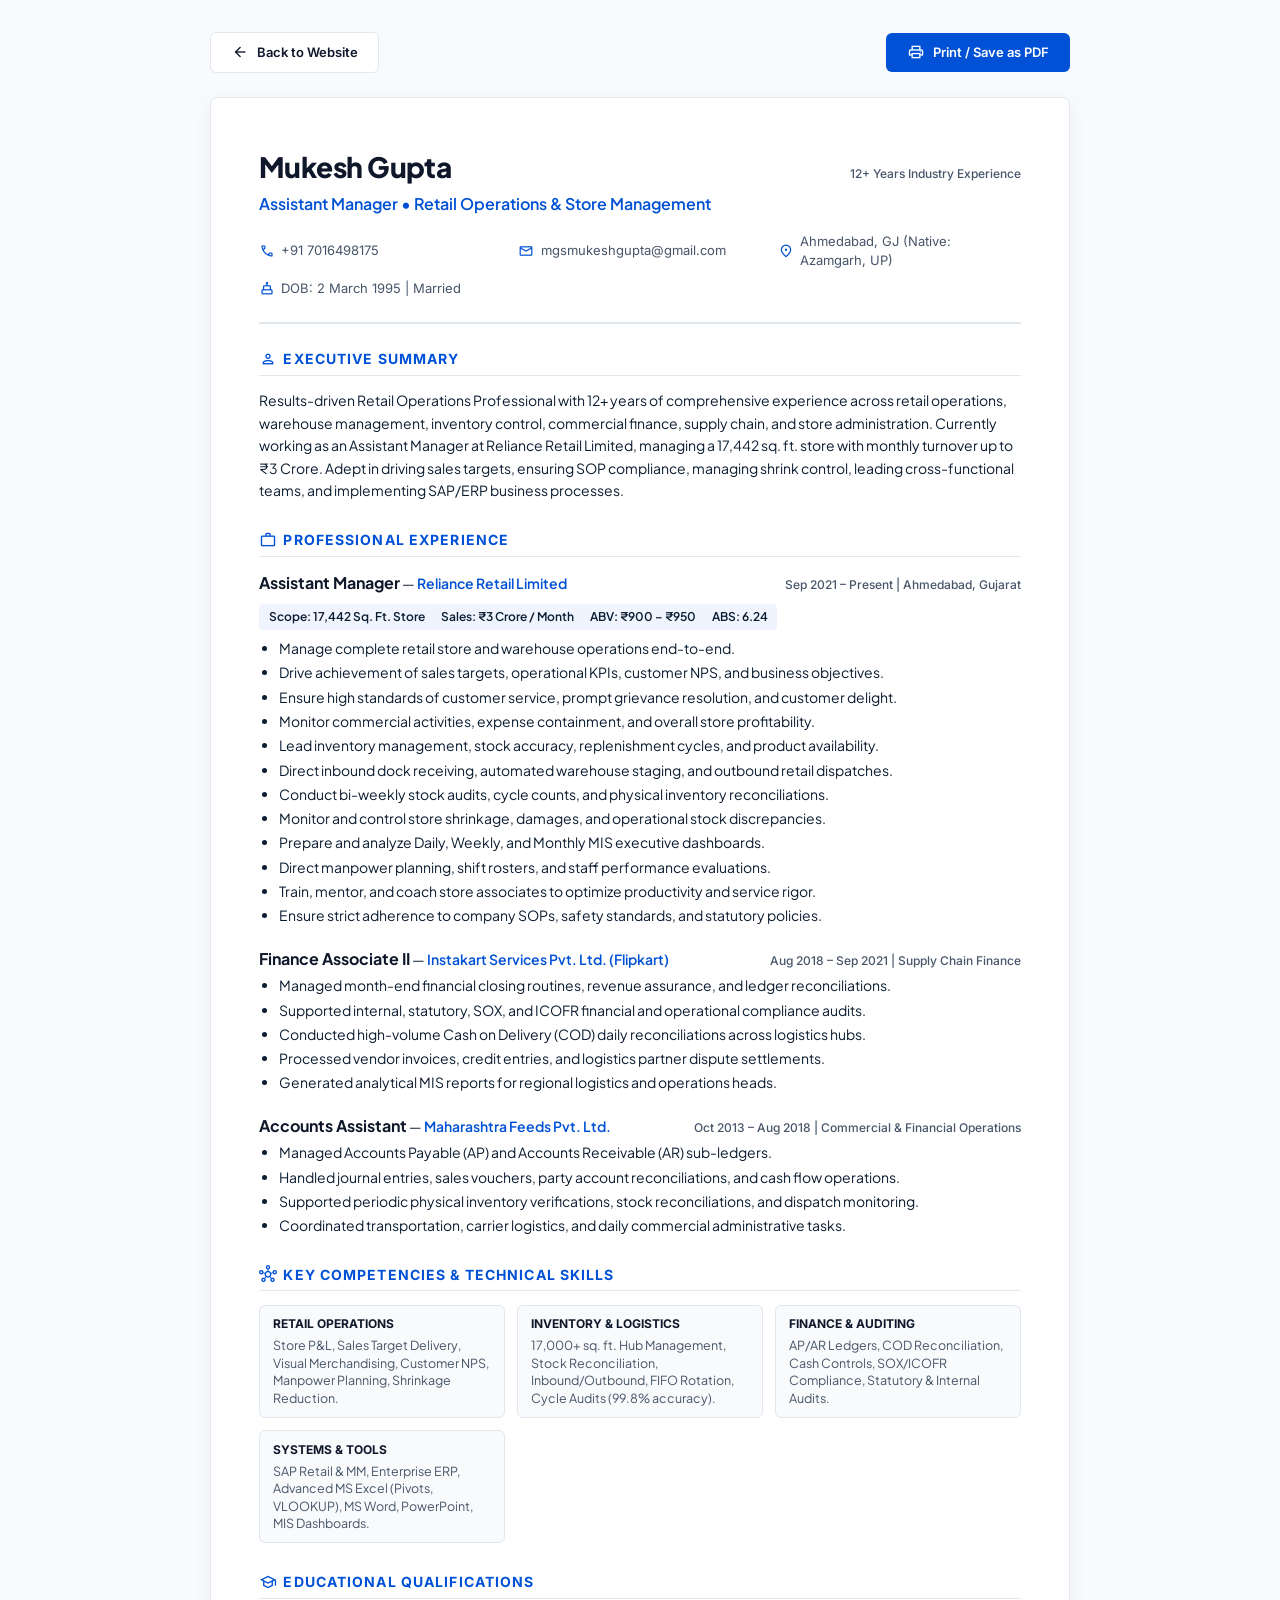
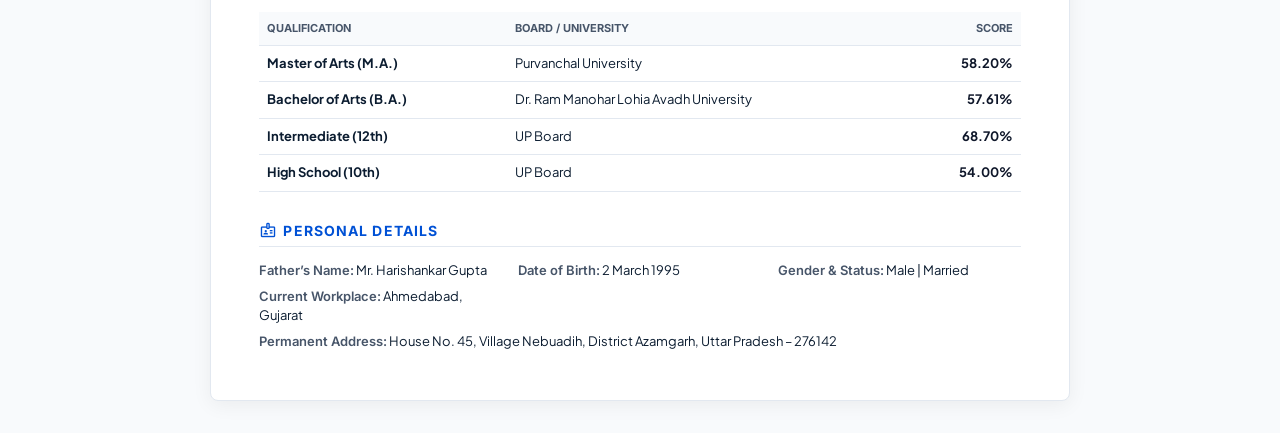
<file: templates/resume.html>
<!DOCTYPE html>
<html lang="en">
<head>
  <meta charset="utf-8">
  <meta name="viewport" content="width=device-width, initial-scale=1.0">
  <title>Mukesh Gupta - Executive Resume & CV | Retail Operations Leader</title>
  
  <link rel="preconnect" href="https://fonts.googleapis.com">
  <link rel="preconnect" href="https://fonts.gstatic.com" crossorigin>
  <link href="https://fonts.googleapis.com/css2?family=Inter:wght@400;500;600;700&family=Plus+Jakarta+Sans:wght@400;500;600;700;800&display=swap" rel="stylesheet">
  <link rel="stylesheet" href="https://fonts.googleapis.com/css2?family=Material+Symbols+Outlined:opsz,wght,FILL,GRAD@20..48,100..700,0..1,-50..200">
  
  <style>
    :root {
      --font-body: 'Plus Jakarta Sans', -apple-system, BlinkMacSystemFont, sans-serif;
      --font-label: 'Inter', -apple-system, BlinkMacSystemFont, sans-serif;
      --primary: #0f172a;
      --secondary: #0051d5;
      --text: #0b1c30;
      --text-muted: #475569;
      --border: #e2e8f0;
      --bg: #f8fafc;
      --card-bg: #ffffff;
    }

    * {
      box-sizing: border-box;
      margin: 0;
      padding: 0;
    }

    body {
      font-family: var(--font-body);
      background-color: var(--bg);
      color: var(--text);
      line-height: 1.5;
      font-size: 14px;
      -webkit-font-smoothing: antialiased;
      padding: 2rem 1rem;
    }

    .resume-wrapper {
      max-width: 860px;
      margin: 0 auto;
      background: var(--card-bg);
      padding: 3rem;
      border-radius: 8px;
      box-shadow: 0 4px 20px rgba(0,0,0,0.06);
      border: 1px solid var(--border);
    }

    /* Print / Action toolbar */
    .action-bar {
      max-width: 860px;
      margin: 0 auto 1.5rem auto;
      display: flex;
      justify-content: space-between;
      align-items: center;
      gap: 1rem;
    }

    .btn {
      display: inline-flex;
      align-items: center;
      gap: 0.5rem;
      padding: 0.6rem 1.25rem;
      border-radius: 6px;
      font-family: var(--font-label);
      font-size: 13px;
      font-weight: 600;
      text-decoration: none;
      cursor: pointer;
      border: 1px solid transparent;
      transition: all 0.2s ease;
    }

    .btn-primary {
      background: var(--secondary);
      color: #ffffff;
    }
    .btn-primary:hover {
      background: #003ea8;
    }

    .btn-outline {
      background: #ffffff;
      color: var(--primary);
      border-color: var(--border);
    }
    .btn-outline:hover {
      background: #f1f5f9;
    }

    /* Header */
    .resume-header {
      border-bottom: 2px solid var(--border);
      padding-bottom: 1.5rem;
      margin-bottom: 1.5rem;
    }

    .name-title-row {
      display: flex;
      justify-content: space-between;
      align-items: baseline;
      flex-wrap: wrap;
      gap: 0.5rem;
    }

    .name {
      font-size: 28px;
      font-weight: 800;
      color: var(--primary);
      letter-spacing: -0.02em;
    }

    .current-desig {
      font-size: 16px;
      font-weight: 600;
      color: var(--secondary);
      margin-top: 0.25rem;
    }

    .contact-grid {
      display: grid;
      grid-template-columns: repeat(auto-fit, minmax(200px, 1fr));
      gap: 0.5rem 1rem;
      margin-top: 1rem;
      font-family: var(--font-label);
      font-size: 13px;
      color: var(--text-muted);
    }

    .contact-item {
      display: flex;
      align-items: center;
      gap: 0.4rem;
    }
    .contact-item a {
      color: inherit;
      text-decoration: none;
    }
    .contact-item a:hover {
      color: var(--secondary);
      text-decoration: underline;
    }

    /* Sections */
    .resume-section {
      margin-bottom: 1.75rem;
    }

    .section-title {
      font-size: 14px;
      font-family: var(--font-label);
      text-transform: uppercase;
      letter-spacing: 0.08em;
      font-weight: 700;
      color: var(--secondary);
      border-bottom: 1px solid var(--border);
      padding-bottom: 0.35rem;
      margin-bottom: 0.85rem;
      display: flex;
      align-items: center;
      gap: 0.4rem;
    }

    /* Summary */
    .summary-text {
      color: var(--text);
      line-height: 1.6;
    }

    /* Experience */
    .experience-entry {
      margin-bottom: 1.35rem;
    }

    .entry-header {
      display: flex;
      justify-content: space-between;
      align-items: baseline;
      flex-wrap: wrap;
      margin-bottom: 0.25rem;
    }

    .role-title {
      font-size: 16px;
      font-weight: 700;
      color: var(--primary);
    }

    .company {
      font-size: 14px;
      font-weight: 600;
      color: var(--secondary);
    }

    .dates-location {
      font-family: var(--font-label);
      font-size: 12px;
      color: var(--text-muted);
      font-weight: 500;
    }

    .scope-strip {
      display: inline-flex;
      gap: 1rem;
      background: #eff4ff;
      padding: 0.25rem 0.6rem;
      border-radius: 4px;
      font-size: 12px;
      font-weight: 600;
      color: var(--text);
      margin: 0.35rem 0 0.5rem 0;
    }

    .responsibilities-list {
      list-style-type: disc;
      padding-left: 1.25rem;
      color: var(--text);
    }

    .responsibilities-list li {
      margin-bottom: 0.25rem;
      line-height: 1.45;
    }

    /* Skills Grid */
    .skills-section-grid {
      display: grid;
      grid-template-columns: repeat(auto-fit, minmax(220px, 1fr));
      gap: 0.75rem;
    }

    .skill-block {
      background: #f8fafc;
      padding: 0.6rem 0.8rem;
      border-radius: 6px;
      border: 1px solid var(--border);
    }

    .skill-block-title {
      font-family: var(--font-label);
      font-size: 12px;
      font-weight: 700;
      color: var(--primary);
      margin-bottom: 0.25rem;
      text-transform: uppercase;
    }

    .skill-block-content {
      font-size: 12.5px;
      color: var(--text-muted);
      line-height: 1.4;
    }

    /* Education Table */
    .edu-table {
      width: 100%;
      border-collapse: collapse;
      font-size: 13px;
    }

    .edu-table th, .edu-table td {
      padding: 0.5rem;
      text-align: left;
      border-bottom: 1px solid var(--border);
    }

    .edu-table th {
      font-family: var(--font-label);
      font-size: 11px;
      text-transform: uppercase;
      color: var(--text-muted);
      background: #f8fafc;
    }

    .edu-table td.score {
      font-weight: 700;
      color: var(--primary);
      text-align: right;
    }

    /* Details */
    .personal-grid {
      display: grid;
      grid-template-columns: repeat(auto-fit, minmax(240px, 1fr));
      gap: 0.4rem 1rem;
      font-size: 13px;
    }
    .personal-item strong {
      color: var(--text-muted);
      font-weight: 600;
      font-family: var(--font-label);
    }

    /* Print rules */
    @media print {
      body {
        background: #ffffff;
        padding: 0;
      }
      .action-bar {
        display: none !important;
      }
      .resume-wrapper {
        box-shadow: none;
        border: none;
        padding: 0;
        max-width: 100%;
      }
      .experience-entry {
        page-break-inside: avoid;
      }
    }
  </style>
</head>
<body>

  <div class="action-bar">
    <a href="{{ url_for('home') }}" class="btn btn-outline">
      <span class="material-symbols-outlined" style="font-size: 18px;">arrow_back</span>
      <span>Back to Website</span>
    </a>
    <button onclick="window.print()" class="btn btn-primary">
      <span class="material-symbols-outlined" style="font-size: 18px;">print</span>
      <span>Print / Save as PDF</span>
    </button>
  </div>

  <div class="resume-wrapper">
    <!-- Header -->
    <header class="resume-header">
      <div class="name-title-row">
        <h1 class="name">Mukesh Gupta</h1>
        <span class="dates-location">12+ Years Industry Experience</span>
      </div>
      <div class="current-desig">Assistant Manager &bull; Retail Operations & Store Management</div>

      <div class="contact-grid">
        <div class="contact-item">
          <span class="material-symbols-outlined" style="font-size: 16px; color: var(--secondary);">phone</span>
          <a href="tel:+917016498175">+91 7016498175</a>
        </div>
        <div class="contact-item">
          <span class="material-symbols-outlined" style="font-size: 16px; color: var(--secondary);">mail</span>
          <a href="mailto:mgsmukeshgupta@gmail.com">mgsmukeshgupta@gmail.com</a>
        </div>
        <div class="contact-item">
          <span class="material-symbols-outlined" style="font-size: 16px; color: var(--secondary);">location_on</span>
          <span>Ahmedabad, GJ (Native: Azamgarh, UP)</span>
        </div>
        <div class="contact-item">
          <span class="material-symbols-outlined" style="font-size: 16px; color: var(--secondary);">cake</span>
          <span>DOB: 2 March 1995 | Married</span>
        </div>
      </div>
    </header>

    <!-- Executive Summary -->
    <section class="resume-section">
      <h2 class="section-title">
        <span class="material-symbols-outlined" style="font-size: 18px;">person</span>
        Executive Summary
      </h2>
      <p class="summary-text">
        Results-driven Retail Operations Professional with 12+ years of comprehensive experience across retail operations, warehouse management, inventory control, commercial finance, supply chain, and store administration. Currently working as an Assistant Manager at Reliance Retail Limited, managing a 17,442 sq. ft. store with monthly turnover up to ₹3 Crore. Adept in driving sales targets, ensuring SOP compliance, managing shrink control, leading cross-functional teams, and implementing SAP/ERP business processes.
      </p>
    </section>

    <!-- Work Experience -->
    <section class="resume-section">
      <h2 class="section-title">
        <span class="material-symbols-outlined" style="font-size: 18px;">work</span>
        Professional Experience
      </h2>

      <!-- Role 1 -->
      <article class="experience-entry">
        <div class="entry-header">
          <div>
            <span class="role-title">Assistant Manager</span> — <span class="company">Reliance Retail Limited</span>
          </div>
          <span class="dates-location">Sep 2021 – Present | Ahmedabad, Gujarat</span>
        </div>
        <div class="scope-strip">
          <span>Scope: 17,442 Sq. Ft. Store</span>
          <span>Sales: ₹3 Crore / Month</span>
          <span>ABV: ₹900 – ₹950</span>
          <span>ABS: 6.24</span>
        </div>
        <ul class="responsibilities-list">
          <li>Manage complete retail store and warehouse operations end-to-end.</li>
          <li>Drive achievement of sales targets, operational KPIs, customer NPS, and business objectives.</li>
          <li>Ensure high standards of customer service, prompt grievance resolution, and customer delight.</li>
          <li>Monitor commercial activities, expense containment, and overall store profitability.</li>
          <li>Lead inventory management, stock accuracy, replenishment cycles, and product availability.</li>
          <li>Direct inbound dock receiving, automated warehouse staging, and outbound retail dispatches.</li>
          <li>Conduct bi-weekly stock audits, cycle counts, and physical inventory reconciliations.</li>
          <li>Monitor and control store shrinkage, damages, and operational stock discrepancies.</li>
          <li>Prepare and analyze Daily, Weekly, and Monthly MIS executive dashboards.</li>
          <li>Direct manpower planning, shift rosters, and staff performance evaluations.</li>
          <li>Train, mentor, and coach store associates to optimize productivity and service rigor.</li>
          <li>Ensure strict adherence to company SOPs, safety standards, and statutory policies.</li>
        </ul>
      </article>

      <!-- Role 2 -->
      <article class="experience-entry">
        <div class="entry-header">
          <div>
            <span class="role-title">Finance Associate II</span> — <span class="company">Instakart Services Pvt. Ltd. (Flipkart)</span>
          </div>
          <span class="dates-location">Aug 2018 – Sep 2021 | Supply Chain Finance</span>
        </div>
        <ul class="responsibilities-list">
          <li>Managed month-end financial closing routines, revenue assurance, and ledger reconciliations.</li>
          <li>Supported internal, statutory, SOX, and ICOFR financial and operational compliance audits.</li>
          <li>Conducted high-volume Cash on Delivery (COD) daily reconciliations across logistics hubs.</li>
          <li>Processed vendor invoices, credit entries, and logistics partner dispute settlements.</li>
          <li>Generated analytical MIS reports for regional logistics and operations heads.</li>
        </ul>
      </article>

      <!-- Role 3 -->
      <article class="experience-entry">
        <div class="entry-header">
          <div>
            <span class="role-title">Accounts Assistant</span> — <span class="company">Maharashtra Feeds Pvt. Ltd.</span>
          </div>
          <span class="dates-location">Oct 2013 – Aug 2018 | Commercial & Financial Operations</span>
        </div>
        <ul class="responsibilities-list">
          <li>Managed Accounts Payable (AP) and Accounts Receivable (AR) sub-ledgers.</li>
          <li>Handled journal entries, sales vouchers, party account reconciliations, and cash flow operations.</li>
          <li>Supported periodic physical inventory verifications, stock reconciliations, and dispatch monitoring.</li>
          <li>Coordinated transportation, carrier logistics, and daily commercial administrative tasks.</li>
        </ul>
      </article>
    </section>

    <!-- Core Competencies -->
    <section class="resume-section">
      <h2 class="section-title">
        <span class="material-symbols-outlined" style="font-size: 18px;">hub</span>
        Key Competencies & Technical Skills
      </h2>
      <div class="skills-section-grid">
        <div class="skill-block">
          <div class="skill-block-title">Retail Operations</div>
          <div class="skill-block-content">Store P&L, Sales Target Delivery, Visual Merchandising, Customer NPS, Manpower Planning, Shrinkage Reduction.</div>
        </div>
        <div class="skill-block">
          <div class="skill-block-title">Inventory & Logistics</div>
          <div class="skill-block-content">17,000+ sq. ft. Hub Management, Stock Reconciliation, Inbound/Outbound, FIFO Rotation, Cycle Audits (99.8% accuracy).</div>
        </div>
        <div class="skill-block">
          <div class="skill-block-title">Finance & Auditing</div>
          <div class="skill-block-content">AP/AR Ledgers, COD Reconciliation, Cash Controls, SOX/ICOFR Compliance, Statutory & Internal Audits.</div>
        </div>
        <div class="skill-block">
          <div class="skill-block-title">Systems & Tools</div>
          <div class="skill-block-content">SAP Retail & MM, Enterprise ERP, Advanced MS Excel (Pivots, VLOOKUP), MS Word, PowerPoint, MIS Dashboards.</div>
        </div>
      </div>
    </section>

    <!-- Education -->
    <section class="resume-section">
      <h2 class="section-title">
        <span class="material-symbols-outlined" style="font-size: 18px;">school</span>
        Educational Qualifications
      </h2>
      <table class="edu-table">
        <thead>
          <tr>
            <th>Qualification</th>
            <th>Board / University</th>
            <th style="text-align: right;">Score</th>
          </tr>
        </thead>
        <tbody>
          <tr>
            <td><strong>Master of Arts (M.A.)</strong></td>
            <td>Purvanchal University</td>
            <td class="score">58.20%</td>
          </tr>
          <tr>
            <td><strong>Bachelor of Arts (B.A.)</strong></td>
            <td>Dr. Ram Manohar Lohia Avadh University</td>
            <td class="score">57.61%</td>
          </tr>
          <tr>
            <td><strong>Intermediate (12th)</strong></td>
            <td>UP Board</td>
            <td class="score">68.70%</td>
          </tr>
          <tr>
            <td><strong>High School (10th)</strong></td>
            <td>UP Board</td>
            <td class="score">54.00%</td>
          </tr>
        </tbody>
      </table>
    </section>

    <!-- Personal Dossier -->
    <section class="resume-section" style="margin-bottom: 0;">
      <h2 class="section-title">
        <span class="material-symbols-outlined" style="font-size: 18px;">badge</span>
        Personal Details
      </h2>
      <div class="personal-grid">
        <div class="personal-item"><strong>Father’s Name:</strong> Mr. Harishankar Gupta</div>
        <div class="personal-item"><strong>Date of Birth:</strong> 2 March 1995</div>
        <div class="personal-item"><strong>Gender & Status:</strong> Male | Married</div>
        <div class="personal-item"><strong>Current Workplace:</strong> Ahmedabad, Gujarat</div>
        <div class="personal-item" style="grid-column: 1 / -1;">
          <strong>Permanent Address:</strong> House No. 45, Village Nebuadih, District Azamgarh, Uttar Pradesh – 276142
        </div>
      </div>
    </section>
  </div>

</body>
</html>
</file>
